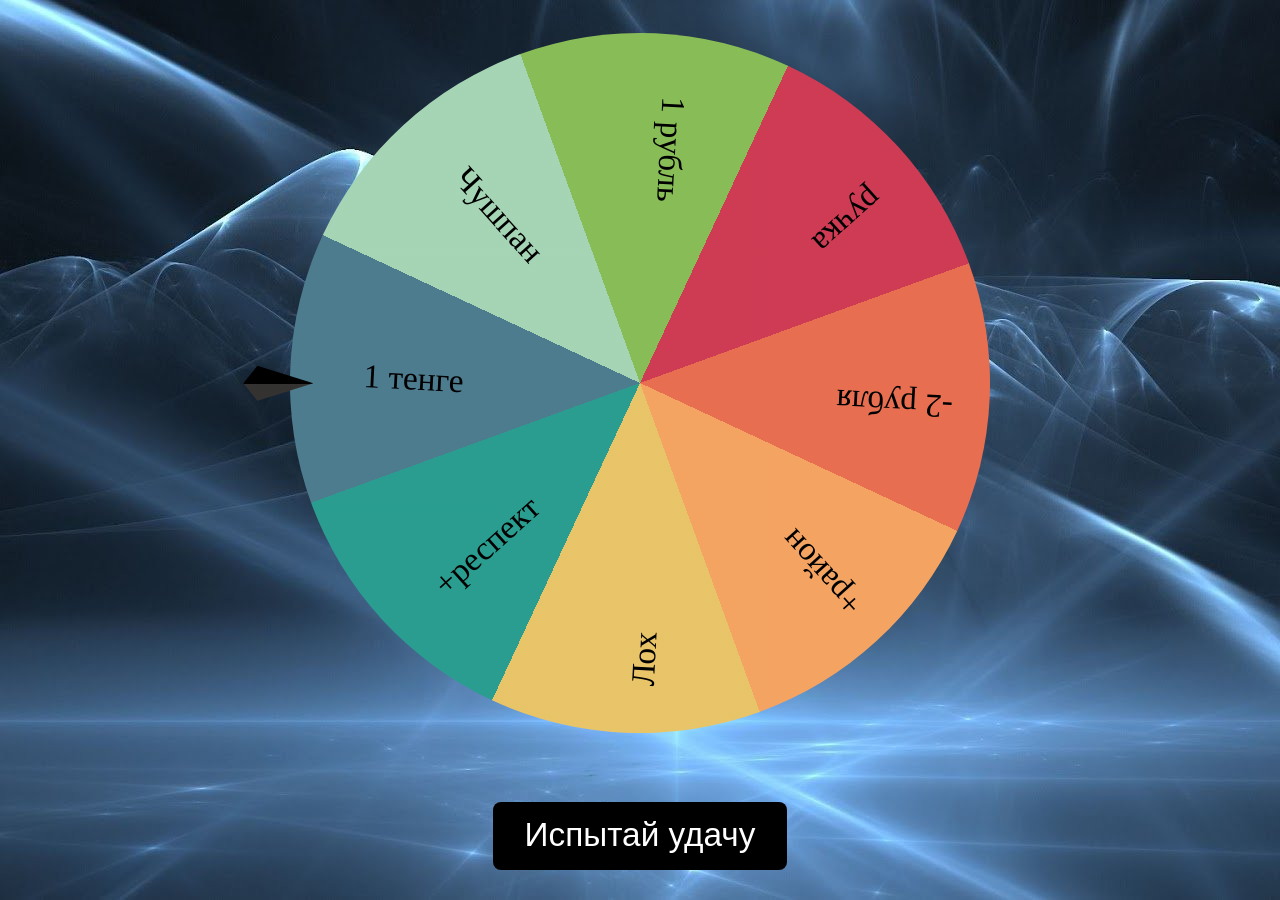
<file: fortune.html>
<!DOCTYPE html>
<html lang="en">
<head>
  <meta charset="UTF-8">
  <meta name="viewport" content="width=device-width, initial-scale=1.0">
  <title>Колесо удачи</title>
  <link rel="stylesheet" href="CSS/fortune.css">
</head>
<body>
  
<!-- главный блок -->
<div class="deal-wheel">
  <!-- блок с призами -->
  <ul class="spinner"></ul>
  <!-- язычок барабана -->
  <div class="ticker"></div>
  <!-- кнопка -->
  <button class="btn-spin">Испытай удачу</button>
</div>

 <script>
    // надписи и цвета на секторах
const prizes = [
  {
    text: "1 тенге",
    color: "hsl(197 30% 43%)",
  },
  { 
    text: "+респект",
    color: "hsl(173 58% 39%)",
  },
  { 
    text: "Лох",
    color: "hsl(43 74% 66%)",
  },
  {
    text: "+район",
    color: "hsl(27 87% 67%)",
  },
  {
    text: "-2 рубля",
    color: "hsl(12 76% 61%)",
  },
  {
    text: "ручка",
    color: "hsl(350 60% 52%)",
  },
  {
    text: "1 рубль",
    color: "hsl(91 43% 54%)",
  },
  {
    text: "Чушпан",
    color: "hsl(140 36% 74%)",
  }
];

// создаём переменные для быстрого доступа ко всем объектам на странице — блоку в целом, колесу, кнопке и язычку
const wheel = document.querySelector(".deal-wheel");
const spinner = wheel.querySelector(".spinner");
const trigger = wheel.querySelector(".btn-spin");
const ticker = wheel.querySelector(".ticker");

// на сколько секторов нарезаем круг
const prizeSlice = 360 / prizes.length;
// на какое расстояние смещаем сектора друг относительно друга
const prizeOffset = Math.floor(180 / prizes.length);
// прописываем CSS-классы, которые будем добавлять и убирать из стилей
const spinClass = "is-spinning";
const selectedClass = "selected";
// получаем все значения параметров стилей у секторов
const spinnerStyles = window.getComputedStyle(spinner);

// переменная для анимации
let tickerAnim;
// угол вращения
let rotation = 0;
// текущий сектор
let currentSlice = 0;
// переменная для текстовых подписей
let prizeNodes;

// расставляем текст по секторам
const createPrizeNodes = () => {
  // обрабатываем каждую подпись
  prizes.forEach(({ text, color, reaction }, i) => {
    // каждой из них назначаем свой угол поворота
    const rotation = ((prizeSlice * i) * -1) - prizeOffset;
    // добавляем код с размещением текста на страницу в конец блока spinner
    spinner.insertAdjacentHTML(
      "beforeend",
      // текст при этом уже оформлен нужными стилями
      `<li class="prize" data-reaction=${reaction} style="--rotate: ${rotation}deg">
        <span class="text">${text}</span>
      </li>`
    );
  });
};

// рисуем разноцветные секторы
const createConicGradient = () => {
  // устанавливаем нужное значение стиля у элемента spinner
  spinner.setAttribute(
    "style",
    `background: conic-gradient(
      from -90deg,
      ${prizes
        // получаем цвет текущего сектора
        .map(({ color }, i) => `${color} 0 ${(100 / prizes.length) * (prizes.length - i)}%`)
        .reverse()
      }
    );`
  );
};

// создаём функцию, которая нарисует колесо в сборе
const setupWheel = () => {
  // сначала секторы
  createConicGradient();
  // потом текст
  createPrizeNodes();
  // а потом мы получим список всех призов на странице, чтобы работать с ними как с объектами
  prizeNodes = wheel.querySelectorAll(".prize");
};

// определяем количество оборотов, которое сделает наше колесо
const spinertia = (min, max) => {
  min = Math.ceil(min);
  max = Math.floor(max);
  return Math.floor(Math.random() * (max - min + 1)) + min;
};

// функция запуска вращения с плавной остановкой
const runTickerAnimation = () => {
  // взяли код анимации отсюда: https://css-tricks.com/get-value-of-css-rotation-through-javascript/
  const values = spinnerStyles.transform.split("(")[1].split(")")[0].split(",");
  const a = values[0];
  const b = values[1];  
  let rad = Math.atan2(b, a);
  
  if (rad < 0) rad += (2 * Math.PI);
  
  const angle = Math.round(rad * (180 / Math.PI));
  const slice = Math.floor(angle / prizeSlice);

  // анимация язычка, когда его задевает колесо при вращении
  // если появился новый сектор
  if (currentSlice !== slice) {
    // убираем анимацию язычка
    ticker.style.animation = "none";
    // и через 10 миллисекунд отменяем это, чтобы он вернулся в первоначальное положение
    setTimeout(() => ticker.style.animation = null, 10);
    // после того, как язычок прошёл сектор - делаем его текущим 
    currentSlice = slice;
  }
  // запускаем анимацию
  tickerAnim = requestAnimationFrame(runTickerAnimation);
};

// функция выбора призового сектора
const selectPrize = () => {
  const selected = Math.floor(rotation / prizeSlice);
  prizeNodes[selected].classList.add(selectedClass);
};

// отслеживаем нажатие на кнопку
trigger.addEventListener("click", () => {
  // делаем её недоступной для нажатия
  trigger.disabled = true;
  // задаём начальное вращение колеса
  rotation = Math.floor(Math.random() * 360 + spinertia(2000, 5000));
  // убираем прошлый приз
  prizeNodes.forEach((prize) => prize.classList.remove(selectedClass));
  // добавляем колесу класс is-spinning, с помощью которого реализуем нужную отрисовку
  wheel.classList.add(spinClass);
  // через CSS говорим секторам, как им повернуться
  spinner.style.setProperty("--rotate", rotation);
  // возвращаем язычок в горизонтальную позицию
  ticker.style.animation = "none";
  // запускаем анимацию вращение
  runTickerAnimation();
});

// отслеживаем, когда закончилась анимация вращения колеса
spinner.addEventListener("transitionend", () => {
  // останавливаем отрисовку вращения
  cancelAnimationFrame(tickerAnim);
  // получаем текущее значение поворота колеса
  rotation %= 360;
  // выбираем приз
  selectPrize();
  // убираем класс, который отвечает за вращение
  wheel.classList.remove(spinClass);
  // отправляем в CSS новое положение поворота колеса
  spinner.style.setProperty("--rotate", rotation);
  // делаем кнопку снова активной
  trigger.disabled = false;
});

// подготавливаем всё к первому запуску
setupWheel();



// Переменная для отслеживания состояния колеса (курутилось или нет)
let wheelSpun = false;

// Функция для проверки пароля и разблокировки кнопки
const checkPasswordAndUnlockButton = (password) => {
  // Здесь можно добавить проверку пароля
  // Если пароль верный, разблокируем кнопку для кручения колеса
  if (password === "potato") {
    trigger.disabled = false;
    // Обновляем переменную состояния колеса
    wheelSpun = false;
  } else {
    // Если пароль неверный, можно вывести сообщение об ошибке или выполнить другие действия
    console.log("Неверный пароль");
    // Закрываем окно с вводом пароля, чтобы снова его вызвать
    trigger.disabled = true;
  }
};

// Отслеживаем нажатие на кнопку
trigger.addEventListener("click", () => {
  // Проверяем, было ли колесо уже кручено
  if (!wheelSpun) {
    // Если нет, разрешаем крутить колесо
    wheelSpun = true;
    // После кручения колеса блокируем кнопку
    trigger.disabled = true;
    // Функция для запроса пароля
    const askPassword = () => {
      // Запрашиваем пароль
      const password = prompt("Введите пароль:");
      // Проверяем пароль
      checkPasswordAndUnlockButton(password);
      // Если колесо не было кручено и кнопка все еще заблокирована, повторно вызываем окно для ввода пароля
      if (wheelSpun && trigger.disabled) {
        askPassword();
      }
    };
    // Вызываем окно для ввода пароля
    askPassword();
  }
});
  </script>
  
</body>
</html>
</file>
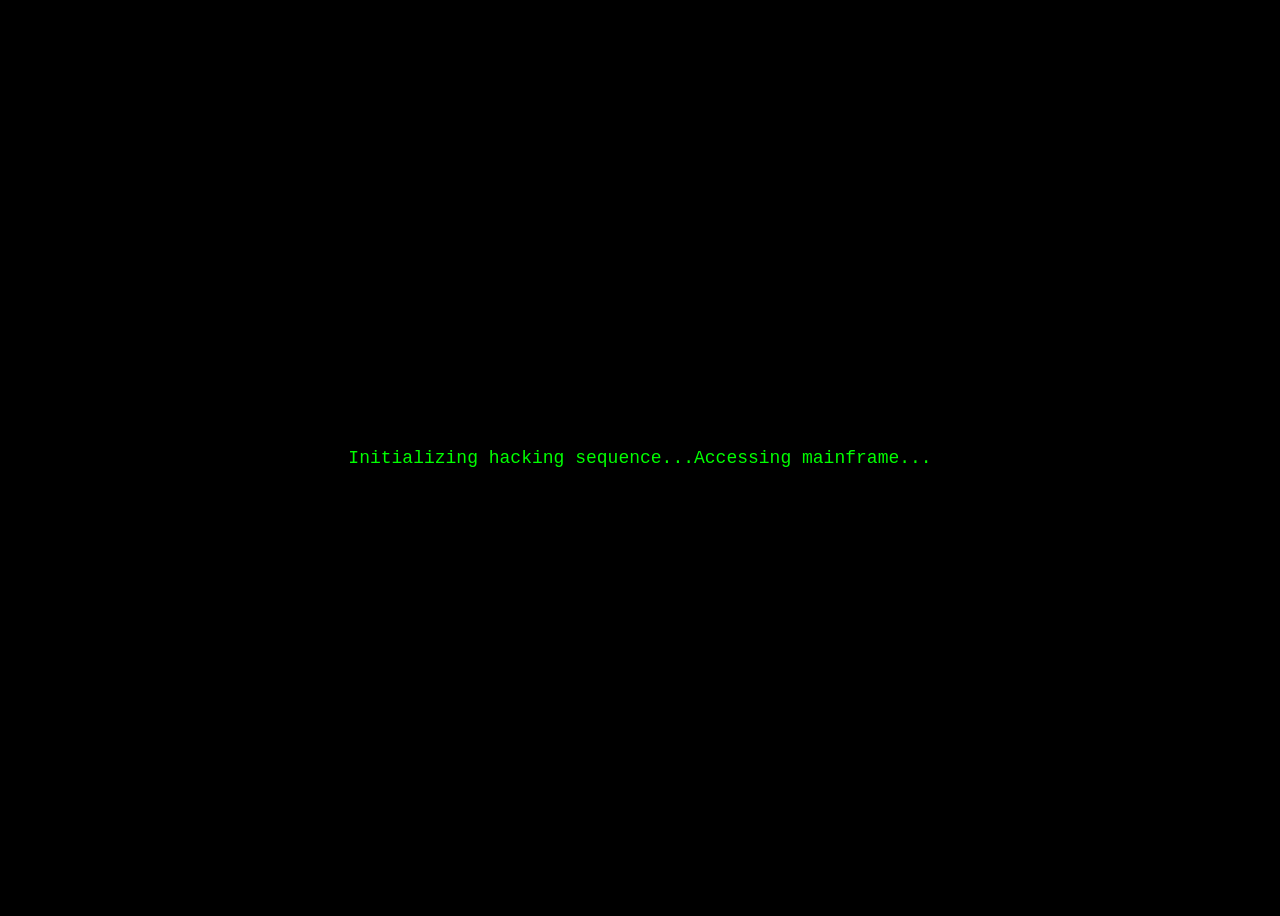
<file: hacker.html>
<!DOCTYPE html>
<html lang="en">
<head>
  <meta charset="UTF-8">
  <meta name="viewport" content="width=device-width, initial-scale=1.0">
  <title>Hacker Simulator</title>
  <link rel="stylesheet" href="CSS/hacker.css">
</head>
<body>
  <div class="hacker-simulator">
    <pre id="output">Initializing hacking sequence...</pre>
  </div>
  <script>
    const outputElement = document.getElementById('output');

const text = [
  "Accessing mainframe...",
  "Bypassing firewall...",
  "Cracking encryption...",
  "Downloading data...",
  "Uploading virus...",
  "Executing code...",
  "Hack https://vk.com/nikita.obelchikov...",
  "Uploading virus...",
  "Finding Passwords...",
  "Finding Passwords...",
  "Finding Passwords...",
  "Finding Passwords...",
  "Good luck...password found...",
  "Loading messanges...",
  "Loading messanges...",
  "Loading messanges...",
  "Messages loaded...",
  "Uploading photos to Pornhub...",
  "Uploading photos to Pornhub...",
  "Uploading photos to Pornhub...",
  "Photos uploaded to Pornhub...",
  "Hacking Nikita Obelchinov's device...",
  "Hacking Nikita Obelchinov's device...",
  "Hacking Nikita Obelchinov's device...",
  "Hacking Nikita Obelchinov's device...",
  "Hacking Nikita Obelchinov's device...",
  "Hacking Nikita Obelchinov's device...",
  "Nudes found...",
  "Brazzers subscription completed...",
  "The program can't handle ittTTTttttT...",
  "Слишком много голых фото...",
  "Слишком много голых фото...",
  "Система не выдерживает...",
  "Сбой в системЕеЕЕЕЕЕЕ................",
  "..................",
  "..................",
  "Система была отключена..................",
  "Система была отключена..................",
  "Система была отключена..................",
  "..................",
  "..................",
  "..................",
];

function simulateHacking(index) {
  if (index >= text.length) {
    return;
  }

  setTimeout(() => {
    outputElement.textContent += text[index] + '\n';
    outputElement.scrollTop = outputElement.scrollHeight;
    simulateHacking(index + 1);
  }, Math.random() * 1500 + 500); // Random delay between 500ms and 2000ms
}

simulateHacking(0);
  </script>
</body>
</html>
</file>
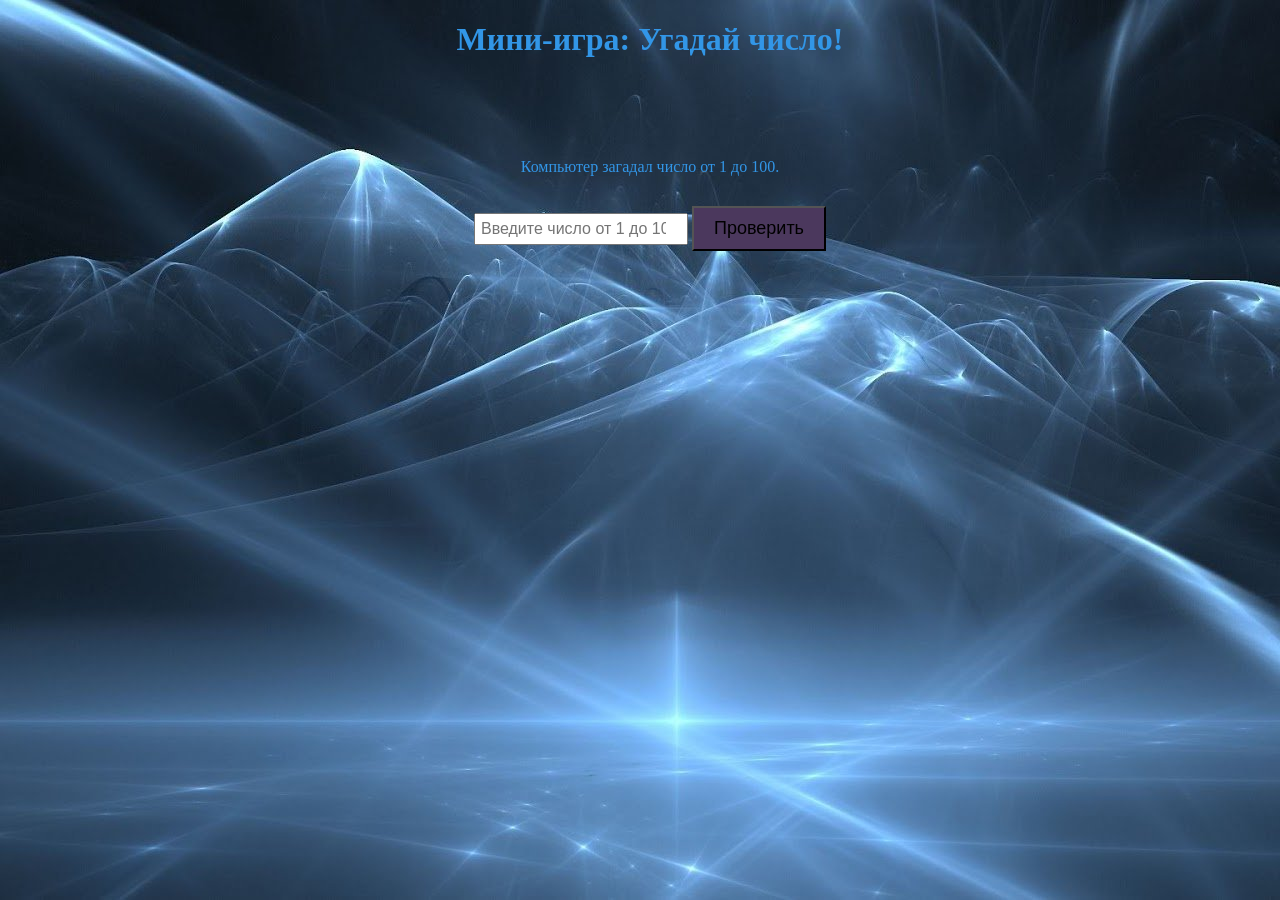
<file: mini-game.html>
<!DOCTYPE html>
<html lang="en">
<head>
  <meta charset="UTF-8">
  <meta name="viewport" content="width=device-width, initial-scale=1.0">
  <title>Guess the Number</title>
  <style>
    body {
      font-family: Arial, sans-serif;
      text-align: center;
    }
    .game-container {
      margin-top: 100px;
    }
    .input-container {
      margin-top: 20px;
    }
    input[type="number"] {
      padding: 5px;
      font-size: 16px;
    }
    .button {
      margin-top: 10px;
      padding: 10px 20px;
      font-size: 18px;
      cursor: pointer;
      background-color: rgb(75, 56, 93);
    }
    #result {
      margin-top: 20px;
    }
    body{
  font-family: cursive;
  background-image:url('./Pictures/mainwppsecretpagee.jpg');
  min-width: 1300px;
  background-size: cover;
  background-attachment: fixed; /* Зафиксировать фон */
  margin: 0;
  padding: 0;
  color: #3296e7;
}
  </style>
  
</head>
<body>

  <h1>Мини-игра: Угадай число!</h1>

  <div class="game-container">
    <p>Компьютер загадал число от 1 до 100.</p>
    <div class="input-container">
      <input type="number" id="userGuess" placeholder="Введите число от 1 до 100">
      <button class="button" onclick="checkGuess()">Проверить</button>
    </div>
    <p id="result"></p>
  </div>

 <script>
     // Генерируем случайное число от 1 до 100
const secretNumber = Math.floor(Math.random() * 100) + 1;
let attempts = 0; // Счетчик попыток

// Функция для проверки попытки угадывания
function checkGuess() {
  const userGuess = parseInt(document.getElementById('userGuess').value);
  
  // Проверяем, что введено корректное число
  if (isNaN(userGuess) || userGuess < 1 || userGuess > 100) {
    document.getElementById('result').textContent = 'Пожалуйста, введите число от 1 до 100!';
    return;
  }
  
  // Увеличиваем счетчик попыток
  attempts++;

  // Сравниваем число пользователя с загаданным числом
  if (userGuess === secretNumber) {
    document.getElementById('result').textContent = `Поздравляем! Вы угадали число ${secretNumber} за ${attempts} попыток!`;
  } else if (userGuess < secretNumber) {
    document.getElementById('result').textContent = 'Загаданное число больше, чем ваше.';
  } else {
    document.getElementById('result').textContent = 'Загаданное число меньше, чем ваше.';
  }
}
   </script>
  
</body>
</html>
</file>
<file: CSS/fortune.css>
/* делаем везде так, чтобы свойства width и height задавали не размеры контента, а размеры блока */
* {
  box-sizing: border-box;
}

/* общие настройки страницы */
body {
  /* подключаем сетку */
  display: grid;
  /* ставим всё по центру */
  place-items: center;
  /* если что-то не помещается на своё место — скрываем то, что не поместилось */
  overflow: hidden;
  font-family: cursive;
  background-image:url('../Pictures/mainwppsecretpagee.jpg');
  min-width: 500px;
  background-size: cover;
  background-attachment: fixed; /* Зафиксировать фон */
  margin: 0;
  padding: 0;
}

/* общий блок для всех элементов */
.deal-wheel {
  /* задаём переменные блока */
  /* размеры колеса */
  --size: clamp(250px, 80vmin, 700px);
  /* настройки яркости и заливки фона секторов */
  --lg-hs: 0 3%;
  --lg-stop: 50%;
  --lg: linear-gradient(
      hsl(var(--lg-hs) 0%) 0 var(--lg-stop),
      hsl(var(--lg-hs) 20%) var(--lg-stop) 100%
    );
  /* добавляем позиционирование относительно других элементов */
  position: relative;
  /* подключаем сетку */
  display: grid;
  grid-gap: calc(var(--size) / 20);
  /* выравниваем содержимое блока по центру */
  align-items: center;
  /* задаём имена областей внутри сетки */
  grid-template-areas:
    "spinner"
    "trigger";
  /* устанавливаем размер шрифта */
  font-size: calc(var(--size) / 21);
}

/* всё, что относится ко внутренним элементам главного блока, будет находиться в области сетки с названием spinner */
.deal-wheel > * {
  grid-area: spinner;
}

/* сам блок и кнопка будут находиться в области сетки с названием trigger и будут выровнены по центру */
.deal-wheel .btn-spin {
  grid-area: trigger;
  justify-self: center;
}

/* сектор колеса */
.spinner {
  /* добавляем относительное позиционирование */
  position: relative;
  /* подключаем сетку */
  display: grid;
  /* выравниваем всё по центру */
  align-items: center;
  /* добавляем элемент в сетку */
  grid-template-areas: "spinner";
  /* устанавливаем размеры */
  width: var(--size);
  height: var(--size);
  /* поворачиваем элемент  */
  transform: rotate(calc(var(--rotate, 25) * 1deg));
  /* рисуем круглую обводку, а всё, что не поместится, — будет скрыто за кругом */
  border-radius: 50%;
}

/* всё, что внутри этого блока, будет находиться в области сетки с названием spinner */
.spinner * {
  grid-area: spinner;
}

/* текст на секторах */
.prize {
  /* включаем «гибкую» вёрстку */
  display: flex;
  align-items: center;
  /* задаём отступы от краёв блока */
  padding: 0 calc(var(--size) / 6) 0 calc(var(--size) / 20);
  /* устанавливаем размеры */
  width: 50%;
  height: 50%;
  /* устанавливаем координаты, относительно которых будем вращать текст */
  transform-origin: center right;
  /* поворачиваем текст */
  transform: rotate(var(--rotate));
  /* запрещаем пользователю выделять мышкой текст на секторах */
  user-select: none;
}

/* язычок */
.ticker {
  /* добавляем относительное позиционирование */
  position: relative;
  /* устанавливаем размеры */
  left: calc(var(--size) / -15);
  width: calc(var(--size) / 10);
  height: calc(var(--size) / 20);
  /* фон язычка */
  background: var(--lg);
  /* делаем так, чтобы язычок был выше колеса */
  z-index: 1;
  /* форма язычка */
  clip-path: polygon(20% 0, 100% 50%, 20% 100%, 0% 50%);
  /* устанавливаем точку, относительно которой будет вращаться язычок при движении колеса */
  transform-origin: center left;
}

/* кнопка запуска колеса */
.btn-spin {
  color: white;
  background: black;
  border: none;
  /* берём размер шрифта такой же, как в колесе */
  font-size: inherit;
  /* добавляем отступы от текста внутри кнопки */
  padding: 0.9rem 2rem 1rem;
  /* скругляем углы */
  border-radius: 0.5rem;
  /* меняем внешний вид курсора над кнопкой на руку*/
  cursor: pointer;
}

/* если кнопка нажата и неактивна */
.btn-spin:disabled {
  /* меняем внешний вид курсора */
  cursor: progress;
  /* делаем кнопку полупрозрачной */
  opacity: 0.25;
}

/* анимация вращения */
.is-spinning .spinner {
  transition: transform 8s cubic-bezier(0.1, -0.01, 0, 1);
}

/* анимация движения язычка */
.is-spinning .ticker {
          animation: tick 700ms cubic-bezier(0.34, 1.56, 0.64, 1);
}


/* эффект, когда колесо задевает язычок при вращении */
@keyframes tick {
  40% {
    /* чуть поворачиваем язычок наверх в середине анимации */
    transform: rotate(-12deg);
  }
}

/* анимируем выпавший сектор */
.prize.selected .text {
  /* делаем текст белым */
  color: white;
  /* настраиваем длительность анимации */
  animation: selected 800ms ease;
}

/* настраиваем анимацию текста на выпавшем секторе по кадрам */
@keyframes selected {
  /* что происходит на 25% от начала анимации */
  25% {
    /* увеличиваем текст в 1,25 раза */
    transform: scale(1.25);
    /* добавляем тексту тень */
    text-shadow: 1vmin 1vmin 0 hsla(0 0% 0% / 0.1);
  }
  40% {
    transform: scale(0.92);
    text-shadow: 0 0 0 hsla(0 0% 0% / 0.2);
  }
  60% {
    transform: scale(1.02);
    text-shadow: 0.5vmin 0.5vmin 0 hsla(0 0% 0% / 0.1);
  }
  75% {
    transform: scale(0.98);
  }
  85% {
    transform: scale(1);
  }
}
</file>
<file: CSS/hacker.css>
body {
  font-family: 'Courier New', Courier, monospace;
  background-color: black;
  color: lime;
  text-align: center;
}

.hacker-simulator {
  display: flex;
  justify-content: center;
  align-items: center;
  height: 100vh;
}

#output {
  font-size: 18px;
  white-space: pre-wrap;
  overflow: hidden;
  animation: blink-caret 0.75s step-end infinite;
}

@keyframes blink-caret {
  from, to { border-color: transparent; }
  50% { border-color: lime; }
}
</file>
